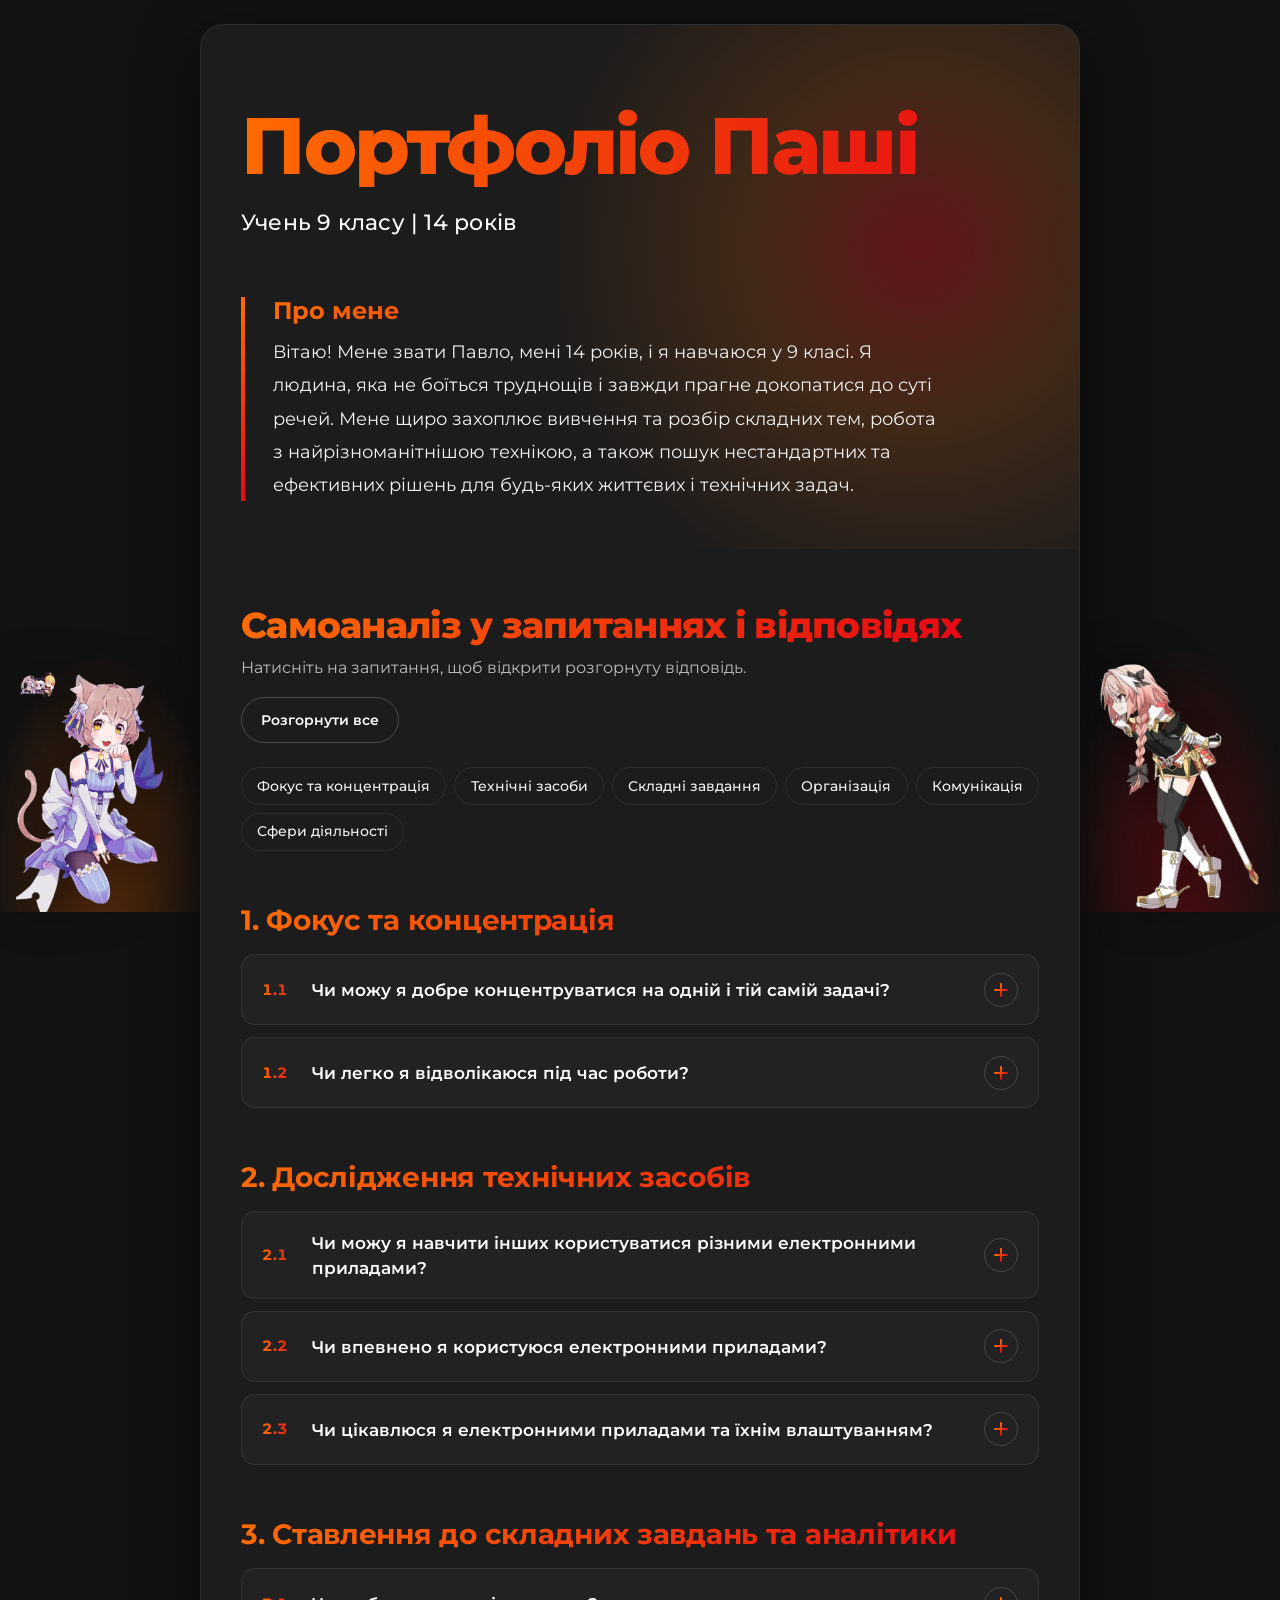
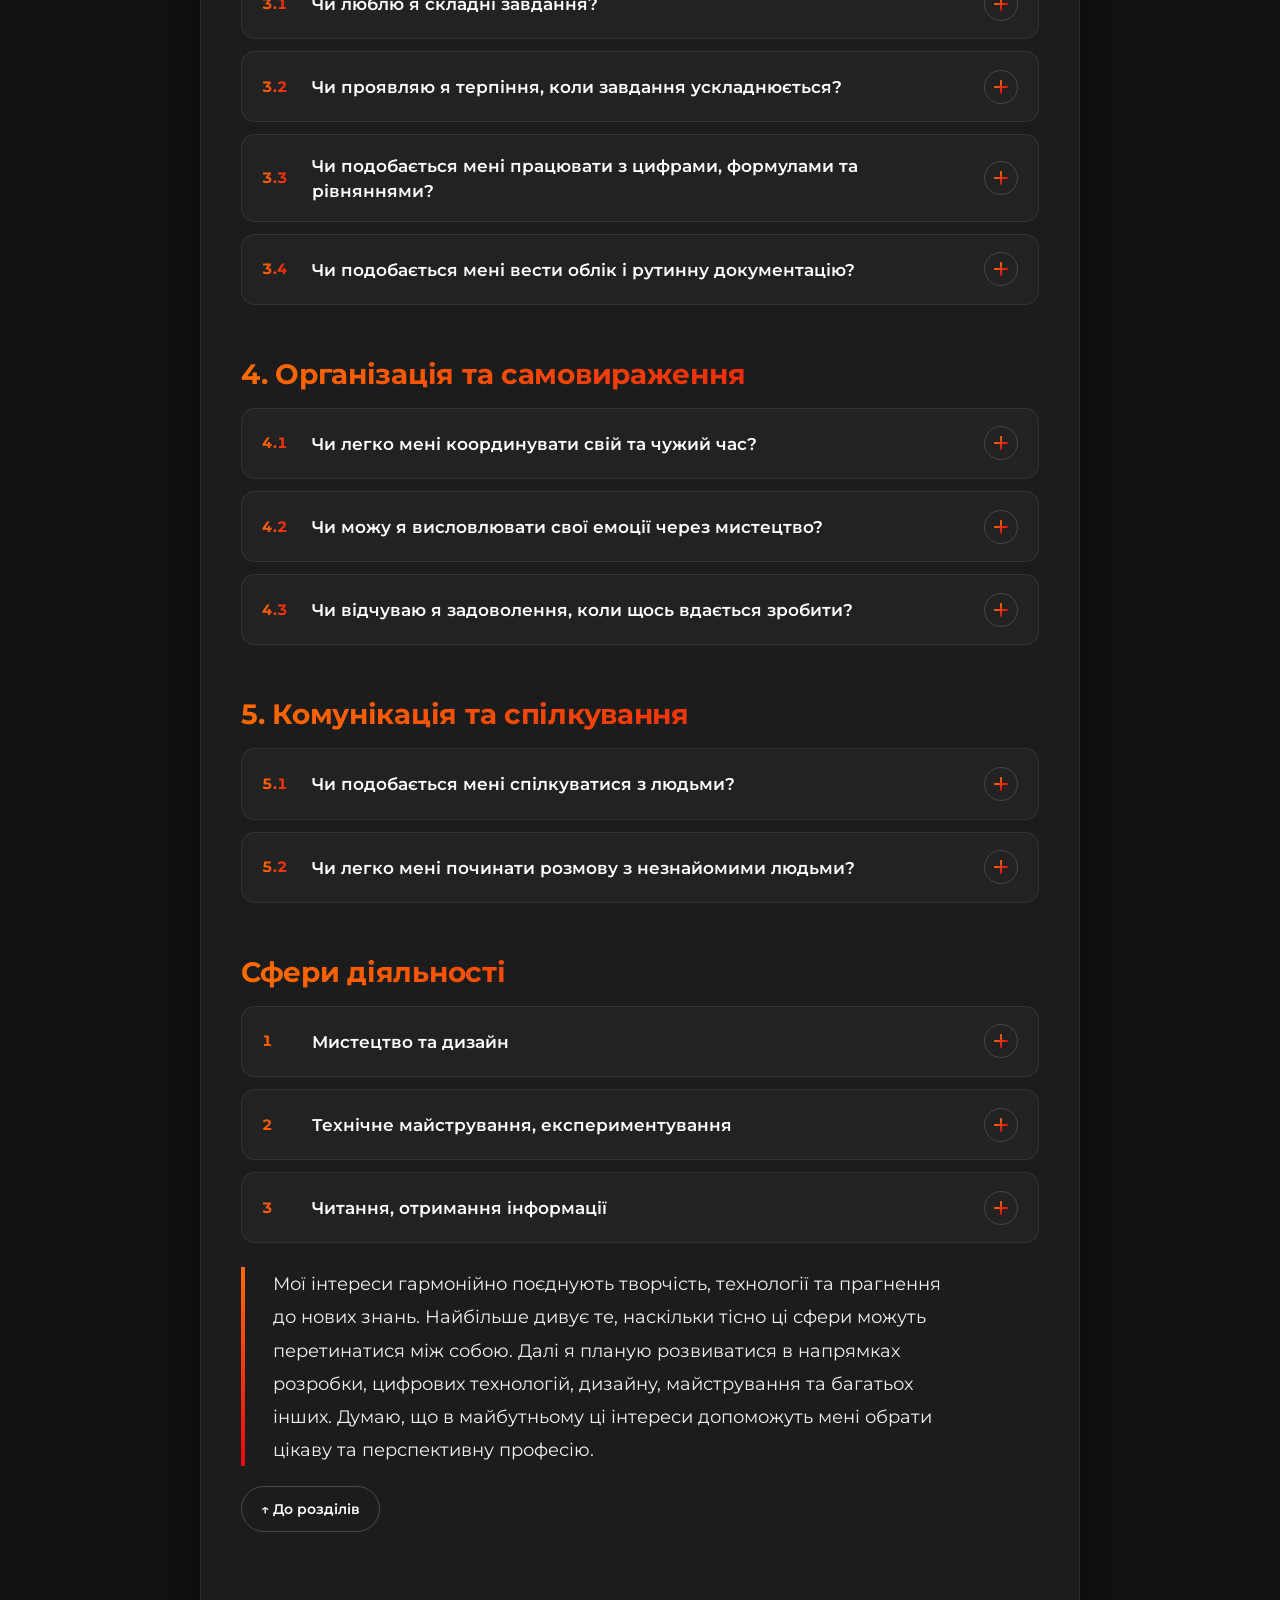
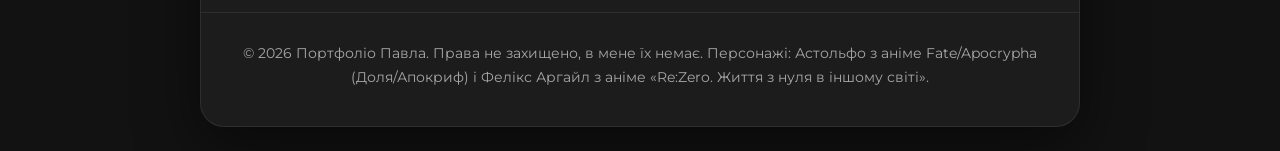
<file: index.html>
<!DOCTYPE html>
<html lang="uk">
<head>
  <meta charset="UTF-8">
  <meta name="viewport" content="width=device-width, initial-scale=1">
  <meta name="description" content="Особисте портфоліо Павла, учня 9 класу: самоаналіз у запитаннях і відповідях.">
  <meta name="theme-color" content="#121212">
  <title>Портфоліо Паші</title>

  <script>document.documentElement.classList.add('js');</script>

  <link rel="preconnect" href="https://fonts.googleapis.com">
  <link rel="preconnect" href="https://fonts.gstatic.com" crossorigin>
  <link href="https://fonts.googleapis.com/css2?family=Montserrat:wght@400;500;600;700;800&display=swap" rel="stylesheet">

  <!-- Усі стилі сторінки -->
  <link rel="stylesheet" href="style.css">
</head>

<body>

  <!-- ===================== АНІМЕ-ПЕРСОНАЖІ (фіксовані по боках екрана) =====================
       ЛІВИЙ персонаж  — файл:  img/character-left.png
       ПРАВИЙ персонаж — файл:  img/character-right.png
       Обидва файли мають лежати в папці img поруч з цим HTML-файлом.
       На екранах вужчих за 1200px (планшети, смартфони) персонажі плавно зникають,
       щоб не заважати читанню тексту.
  ======================================================================================= -->

  <!-- ЛІВИЙ персонаж: замініть файл img/character-left.png на своє зображення -->
  <aside class="character character--left" aria-hidden="true">
    <img src="img/character-left.png" alt="" onerror="this.parentNode.classList.add('is-missing')">
    <div class="character__placeholder">
      <svg viewBox="0 0 120 200" aria-hidden="true"><circle cx="60" cy="52" r="26"/><path d="M14 200 C14 132 34 106 60 106 C86 106 106 132 106 200"/></svg>
      <span>Додайте файл<br><strong>character-left.png</strong></span>
    </div>
  </aside>

  <!-- ПРАВИЙ персонаж: замініть файл img/character-right.png на своє зображення -->
  <aside class="character character--right" aria-hidden="true">
    <img src="img/character-right.png" alt="" onerror="this.parentNode.classList.add('is-missing')">
    <div class="character__placeholder">
      <svg viewBox="0 0 120 200" aria-hidden="true"><circle cx="60" cy="52" r="26"/><path d="M14 200 C14 132 34 106 60 106 C86 106 106 132 106 200"/></svg>
      <span>Додайте файл<br><strong>character-right.png</strong></span>
    </div>
  </aside>

  <!-- ===================== ЦЕНТРАЛЬНИЙ БЛОК (напівпрозорий фон) ===================== -->
  <div class="page">

  <!-- ===================== ШАПКА ===================== -->
  <header class="hero">
    <div class="container">
      <h1 class="gradient-text rise">Портфоліо Паші</h1>
      <p class="subtitle rise" style="--delay: 0.12s">Учень 9 класу | 14 років</p>

      <section class="about rise" style="--delay: 0.26s" aria-labelledby="about-title">
        <h2 id="about-title" class="gradient-text">Про мене</h2>
        <p>Вітаю! Мене звати Павло, мені 14 років, і я навчаюся у 9 класі. Я людина, яка не боїться труднощів і завжди прагне докопатися до суті речей. Мене щиро захоплює вивчення та розбір складних тем, робота з найрізноманітнішою технікою, а також пошук нестандартних та ефективних рішень для будь-яких життєвих і технічних задач.</p>
      </section>
    </div>
  </header>

  <!-- ===================== ОСНОВНИЙ БЛОК (FAQ) ===================== -->
  <main class="faq">
    <div class="container">

      <div class="faq-head">
        <div>
          <h2 class="gradient-text">Самоаналіз у запитаннях і відповідях</h2>
          <p>Натисніть на запитання, щоб відкрити розгорнуту відповідь.</p>
        </div>
        <button type="button" class="btn-ghost" id="toggleAll">Розгорнути все</button>
      </div>

      <!-- Швидкі посилання та розділи генеруються скриптом script.js
           за даними з масиву topics. Розділи (.topic) додаються одразу після цього списку. -->
      <ul class="topics" id="topics" aria-label="Розділи самоаналізу"></ul>

      <!-- Сюди скрипт додає розділ «Сфери діяльності» (після 5 груп компетентностей) -->
      <div id="spheres-root"></div>

    </div>
  </main>

  <!-- ===================== ПІДВАЛ ===================== -->
  <footer class="site-footer">
    <div class="container">
      <p>© 2026 Портфоліо Павла. Права не захищено, в мене їх немає. Персонажі: Астольфо з аніме Fate/Apocrypha (Доля/Апокриф) і Фелікс Аргайл з аніме «Re:Zero. Життя з нуля в іншому світі».</p>
    </div>
  </footer>

  </div><!-- /.page -->

  <!-- ===================== JAVASCRIPT ===================== -->
  <script src="script.js" defer></script>

</body>
</html>
</file>
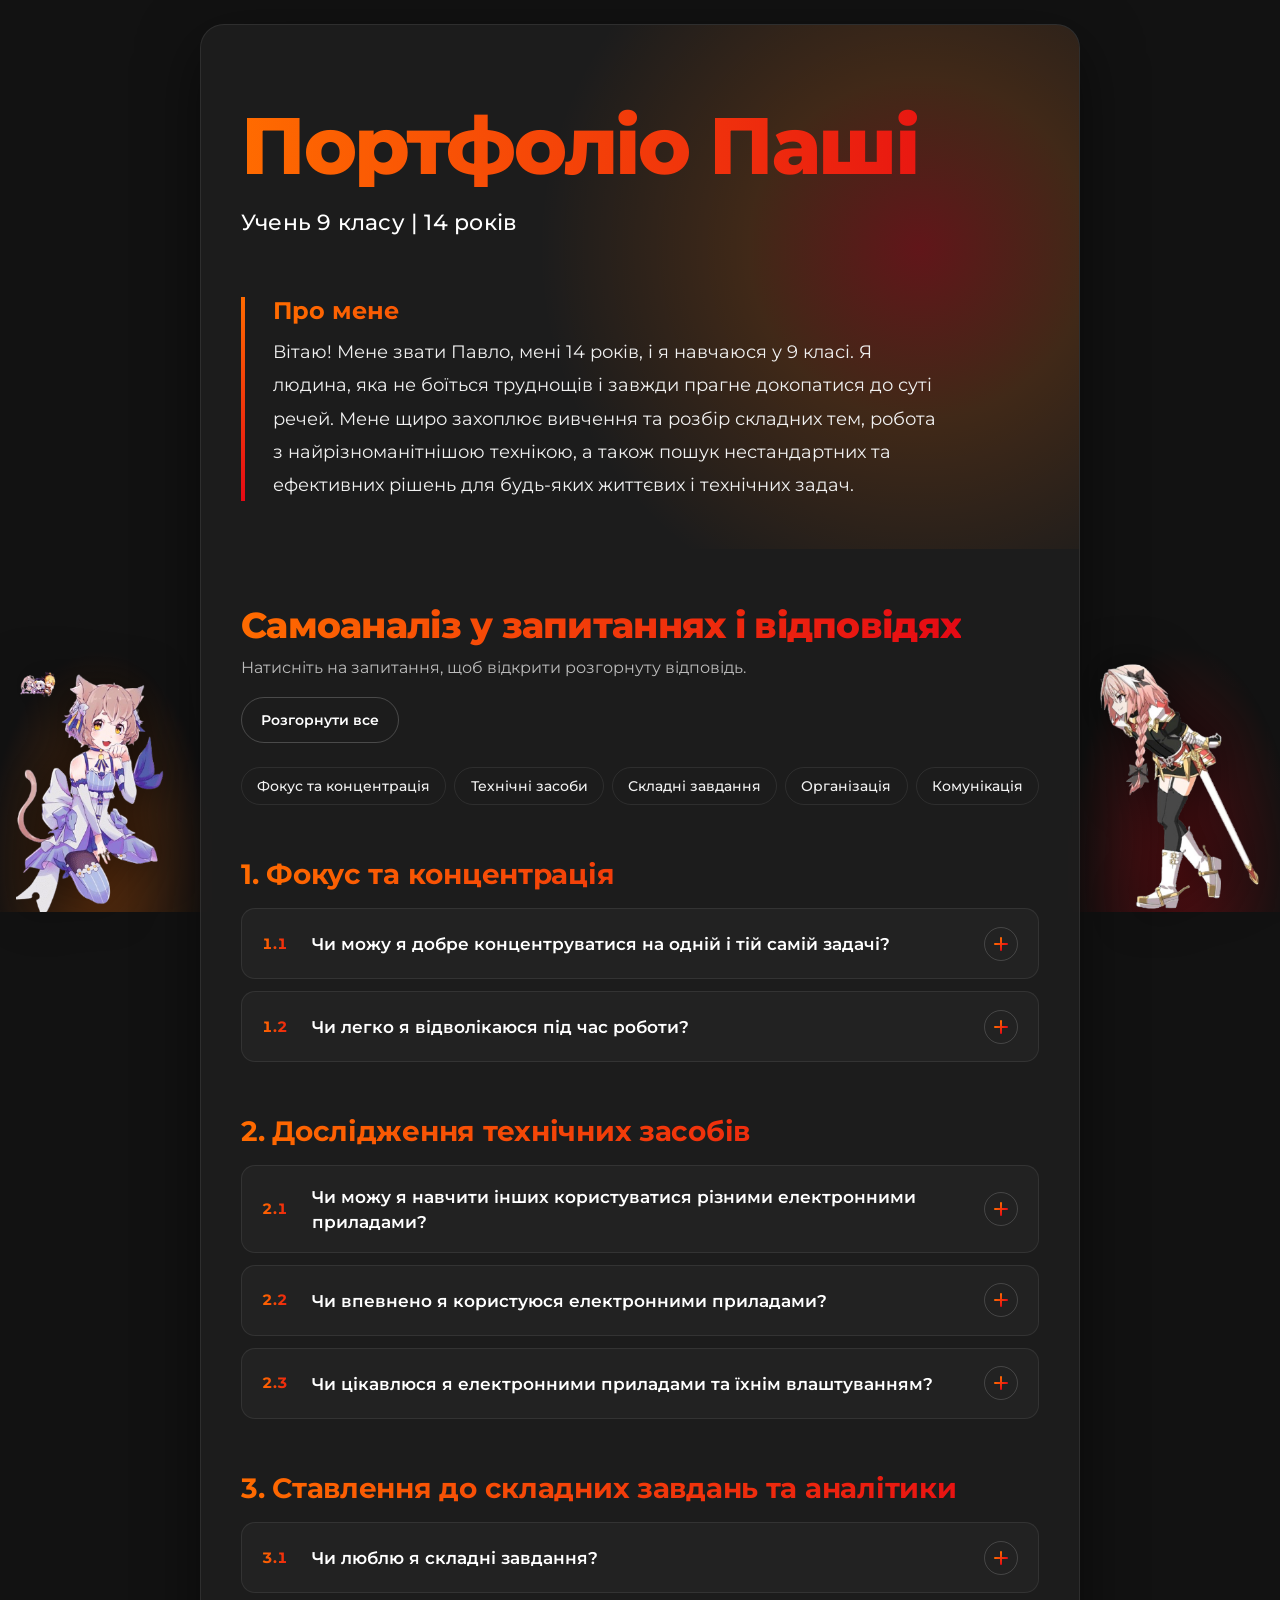
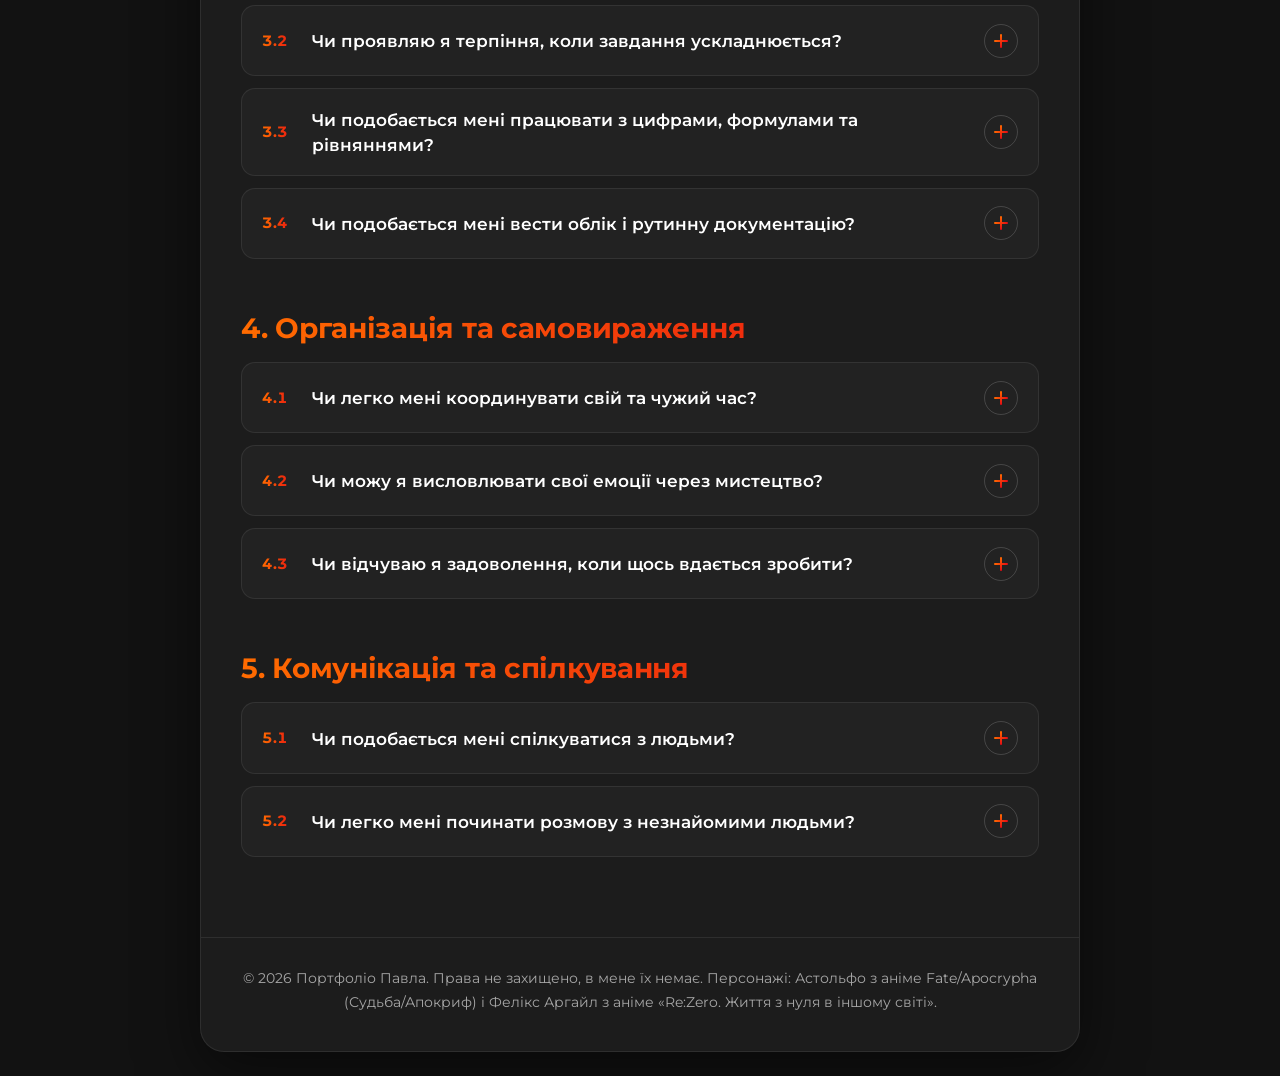
<file: version2.html>
<!DOCTYPE html>
<html lang="uk">
<head>
  <meta charset="UTF-8">
  <meta name="viewport" content="width=device-width, initial-scale=1">
  <meta name="description" content="Особисте портфоліо Павла, учня 9 класу: самоаналіз у запитаннях і відповідях.">
  <meta name="theme-color" content="#121212">
  <title>Портфоліо Паші</title>

  <script>document.documentElement.classList.add('js');</script>

  <link rel="preconnect" href="https://fonts.googleapis.com">
  <link rel="preconnect" href="https://fonts.gstatic.com" crossorigin>
  <link href="https://fonts.googleapis.com/css2?family=Montserrat:wght@400;500;600;700;800&display=swap" rel="stylesheet">

  <style>
    /* ---------- Змінні (кольори та шрифт) ---------- */
    :root {
      --bg: #121212;
      --card: #222222;
      --text: #F1F1F1;
      --white: #FFFFFF;
      --orange: #FF6B00;
      --red: #E50914;
      --gradient: linear-gradient(90deg, #FF6B00 0%, #E50914 100%);
      --gradient-vertical: linear-gradient(180deg, #FF6B00 0%, #E50914 100%);
      --line: rgba(255, 255, 255, 0.08);
      --font: "Montserrat", system-ui, -apple-system, "Segoe UI", Roboto, Arial, sans-serif;
      --ease: cubic-bezier(0.4, 0, 0.2, 1);

      /* Макет: ширина центрального блоку та розмір бічних зон для персонажів */
      --content-w: 880px;                                   /* ширина центрального блоку */
      --panel-bg: rgba(30, 30, 30, 0.9);                    /* напівпрозорий темно-сірий фон блоку */
      --zone: calc((100vw - var(--content-w)) / 2);         /* вільне місце збоку від блоку */
      --side-w: min(calc(var(--zone) - 2rem), 420px);       /* максимальна ширина персонажа */
    }

    /* ---------- Базові стилі ---------- */
    *, *::before, *::after { box-sizing: border-box; }

    html {
      background: var(--bg);
      color-scheme: dark;
      scroll-behavior: smooth;
      -webkit-text-size-adjust: 100%;
    }

    body {
      margin: 0;
      background: var(--bg);
      color: var(--text);
      font-family: var(--font);
      font-size: 1rem;
      line-height: 1.7;
      -webkit-font-smoothing: antialiased;
    }

    /* Внутрішні відступи центрального блоку */
    .container {
      width: 100%;
      margin: 0 auto;
      padding: 0 clamp(1.25rem, 4vw, 2.5rem);
    }

    /* Градієнтний текст (запасний колір — оранжевий) */
    .gradient-text {
      color: var(--orange);
      background: var(--gradient);
      -webkit-background-clip: text;
      background-clip: text;
      -webkit-text-fill-color: transparent;
    }

    :focus-visible {
      outline: 2px solid var(--orange);
      outline-offset: 3px;
    }

    /* ---------- Центральний блок (напівпрозорий темно-сірий фон) ---------- */
    .page {
      position: relative;
      z-index: 1;                                   /* завжди над персонажами */
      width: min(100% - 2rem, var(--content-w));
      margin: 1.5rem auto;
      overflow: hidden;
      background: var(--panel-bg);                  /* rgba(30, 30, 30, 0.9) */
      -webkit-backdrop-filter: blur(8px);
      backdrop-filter: blur(8px);
      border: 1px solid rgba(255, 255, 255, 0.08);
      border-radius: 24px;
      box-shadow: 0 20px 60px rgba(0, 0, 0, 0.5);
    }

    /* ---------- Аніме-персонажі по боках екрана ---------- */
    .character {
      position: fixed;                              /* не рухаються при скролі */
      bottom: -12px;                                /* притиснуті до нижнього краю екрана */
      z-index: 0;
      width: var(--side-w);
      pointer-events: none;                         /* не заважають кліками */
      user-select: none;

      /* За замовчуванням (мобільні / вузькі екрани) — сховані */
      opacity: 0;
      visibility: hidden;
      transition: opacity 0.6s var(--ease), transform 0.6s var(--ease), visibility 0s linear 0.6s;
    }

    /* Розташування в центрі бічної зони */
    .character--left {
      left: calc(var(--zone) / 2 - var(--side-w) / 2);
      transform: translateX(-60px);                 /* «в'їжджає» зліва при появі */
    }
    .character--right {
      right: calc(var(--zone) / 2 - var(--side-w) / 2);
      transform: translateX(60px);                  /* «в'їжджає» справа при появі */
    }

    /* Кольорове сяйво за персонажем: зліва оранжеве, справа червоне */
    .character::before {
      content: "";
      position: absolute;
      inset: -15% -25% 0;
      z-index: -1;
      pointer-events: none;
    }
    .character--left::before {
      background: radial-gradient(ellipse at 50% 85%, rgba(255, 107, 0, 0.32) 0%, rgba(255, 107, 0, 0) 65%);
    }
    .character--right::before {
      background: radial-gradient(ellipse at 50% 85%, rgba(229, 9, 20, 0.32) 0%, rgba(229, 9, 20, 0) 65%);
    }

    .character img {
      display: block;
      width: 100%;
      height: auto;
      max-height: 82vh;
      object-fit: contain;
      object-position: center bottom;
      filter: drop-shadow(0 0 22px rgba(0, 0, 0, 0.55));
      animation: float 7s ease-in-out infinite;
    }
    .character--right img { animation-delay: -3.5s; }

    /* Дуже легке «дихання» персонажів (нижній край завжди за межами екрана) */
    @keyframes float {
      0%, 100% { transform: translateY(0); }
      50%      { transform: translateY(-8px); }
    }

    /* Заглушка, якщо файл зображення не знайдено */
    .character__placeholder {
      display: none;
      flex-direction: column;
      align-items: center;
      justify-content: center;
      gap: 0.75rem;
      width: 100%;
      height: min(58vh, 460px);
      padding: 1rem;
      border: 2px dashed rgba(255, 107, 0, 0.55);
      border-radius: 18px;
      background: rgba(34, 34, 34, 0.6);
      color: rgba(241, 241, 241, 0.75);
      font-size: 0.8rem;
      font-weight: 500;
      line-height: 1.4;
      text-align: center;
    }
    .character__placeholder svg {
      width: 45%;
      height: auto;
      fill: none;
      stroke: var(--orange);
      stroke-width: 3;
      stroke-linecap: round;
      stroke-linejoin: round;
      opacity: 0.85;
    }
    .character__placeholder strong { color: var(--white); word-break: break-all; }
    .character.is-missing img { display: none; }
    .character.is-missing .character__placeholder { display: flex; }

    /* Показуємо персонажів лише на достатньо широких екранах (від 1200px).
       Щоб змінити поріг, поміняйте число 1200px тут. Нижче — плавно зникають. */
    @media (min-width: 1200px) {
      .character {
        opacity: 1;
        visibility: visible;
        transform: none;
        transition: opacity 0.6s var(--ease), transform 0.6s var(--ease), visibility 0s;
      }
    }

    /* ---------- Шапка (Hero) ---------- */
    .hero {
      position: relative;
      overflow: hidden;
      padding: clamp(2.75rem, 8vw, 5rem) 0 clamp(2rem, 5vw, 3rem);
    }

    /* Єдина декоративна «пляма жару» у кутку */
    .hero::before {
      content: "";
      position: absolute;
      top: -30%;
      right: -25%;
      width: min(85vw, 760px);
      aspect-ratio: 1;
      background: radial-gradient(circle closest-side at 50% 50%,
        rgba(229, 9, 20, 0.34) 0%,
        rgba(255, 107, 0, 0.16) 45%,
        rgba(18, 18, 18, 0) 100%);
      pointer-events: none;
    }

    .hero .container { position: relative; }

    .hero h1 {
      margin: 0;
      font-size: clamp(2.5rem, 9vw, 5rem);
      font-weight: 800;
      line-height: 1.02;
      letter-spacing: -0.03em;
    }

    .hero .subtitle {
      margin: 1.1rem 0 0;
      font-size: clamp(1.05rem, 2.6vw, 1.35rem);
      font-weight: 500;
      color: var(--white);
      letter-spacing: 0.01em;
    }

    .about {
      margin-top: clamp(2.25rem, 6vw, 3.5rem);
      padding-left: clamp(1.1rem, 3vw, 1.75rem);
      border-left: 4px solid transparent;
      border-image: var(--gradient-vertical) 1;
      max-width: 700px;
    }

    .about h2 {
      margin: 0 0 0.6rem;
      font-size: 1.5rem;
      font-weight: 700;
      line-height: 1.2;
    }

    .about p {
      margin: 0;
      font-size: clamp(1rem, 2.3vw, 1.15rem);
      line-height: 1.8;
      color: var(--text);
    }

    /* Єдиний анімований момент: поява шапки при завантаженні */
    @keyframes rise {
      from { opacity: 0; transform: translateY(18px); }
      to   { opacity: 1; transform: none; }
    }
    .hero .rise {
      animation: rise 0.85s cubic-bezier(0.2, 0.7, 0.2, 1) both;
      animation-delay: var(--delay, 0s);
    }

    /* ---------- Основний блок (FAQ) ---------- */
    .faq {
      padding: clamp(2rem, 6vw, 3.5rem) 0 clamp(3rem, 8vw, 5rem);
    }

    .faq-head {
      display: flex;
      flex-wrap: wrap;
      align-items: flex-end;
      justify-content: space-between;
      gap: 1rem 1.5rem;
      margin-bottom: 1.5rem;
    }

    .faq-head h2 {
      margin: 0;
      font-size: clamp(1.6rem, 4.5vw, 2.25rem);
      font-weight: 800;
      line-height: 1.15;
      letter-spacing: -0.02em;
    }

    .faq-head p {
      margin: 0.5rem 0 0;
      color: rgba(241, 241, 241, 0.75);
      max-width: 46ch;
    }

    .btn-ghost {
      font: inherit;
      font-size: 0.9rem;
      font-weight: 600;
      color: var(--white);
      background: transparent;
      border: 1px solid rgba(255, 255, 255, 0.2);
      border-radius: 999px;
      padding: 0.6rem 1.2rem;
      cursor: pointer;
      transition: border-color 0.25s var(--ease), box-shadow 0.25s var(--ease), background-color 0.25s var(--ease);
    }
    .btn-ghost:hover {
      border-color: var(--orange);
      box-shadow: 0 0 18px rgba(255, 107, 0, 0.25);
    }

    /* Швидкі посилання на розділи */
    .topics {
      display: flex;
      flex-wrap: wrap;
      gap: 0.5rem;
      margin: 0 0 0.5rem;
      padding: 0;
      list-style: none;
    }
    .topics a {
      display: inline-block;
      padding: 0.4rem 0.95rem;
      font-size: 0.85rem;
      font-weight: 500;
      color: var(--text);
      text-decoration: none;
      border: 1px solid var(--line);
      border-radius: 999px;
      transition: border-color 0.25s var(--ease), color 0.25s var(--ease);
    }
    .topics a:hover {
      color: var(--white);
      border-color: rgba(255, 107, 0, 0.7);
    }

    .topic {
      margin-top: clamp(2.25rem, 6vw, 3.25rem);
      scroll-margin-top: 1.5rem;
    }

    .topic h3 {
      margin: 0 0 1rem;
      font-size: clamp(1.3rem, 3.6vw, 1.75rem);
      font-weight: 700;
      line-height: 1.25;
      letter-spacing: -0.01em;
    }

    .faq-list {
      display: flex;
      flex-direction: column;
      gap: 0.75rem;
    }

    /* ---------- Аккордеон ---------- */
    .faq-item {
      position: relative;
      overflow: hidden;
      background: var(--card);
      border: 1px solid var(--line);
      border-radius: 14px;
      transition: border-color 0.3s var(--ease), box-shadow 0.3s var(--ease);
    }

    .faq-item:hover {
      border-color: rgba(255, 107, 0, 0.6);
      box-shadow: 0 0 0 1px rgba(229, 9, 20, 0.2), 0 10px 32px -10px rgba(229, 9, 20, 0.45);
    }

    /* Кольорова смужка зліва з'являється, коли відповідь відкрито */
    .faq-item::before {
      content: "";
      position: absolute;
      left: 0;
      top: 0;
      bottom: 0;
      width: 4px;
      background: var(--gradient-vertical);
      transform: scaleY(0);
      transform-origin: top;
      transition: transform 0.45s var(--ease);
    }
    .faq-item.is-open::before { transform: scaleY(1); }
    .faq-item.is-open { border-color: rgba(229, 9, 20, 0.5); }

    .faq-heading {
      margin: 0;
      font-size: inherit;
      font-weight: inherit;
    }

    .faq-question {
      display: flex;
      align-items: center;
      gap: 0.9rem;
      width: 100%;
      margin: 0;
      padding: 1.1rem 1.25rem;
      font: inherit;
      font-size: clamp(0.98rem, 2.4vw, 1.08rem);
      font-weight: 600;
      line-height: 1.45;
      text-align: left;
      color: var(--white);
      background: transparent;
      border: 0;
      cursor: pointer;
    }
    .faq-question:focus-visible { outline-offset: -3px; border-radius: 14px; }

    .faq-num {
      flex: none;
      min-width: 2.2rem;
      font-size: 0.95rem;
      font-weight: 700;
      font-variant-numeric: tabular-nums;
      color: var(--orange);
      background: var(--gradient);
      -webkit-background-clip: text;
      background-clip: text;
      -webkit-text-fill-color: transparent;
    }

    .faq-text { flex: 1; }

    /* Іконка «+», що перетворюється на «×» */
    .faq-icon {
      position: relative;
      flex: none;
      width: 34px;
      height: 34px;
      border-radius: 50%;
      border: 1px solid rgba(255, 255, 255, 0.16);
      transition: transform 0.4s var(--ease), border-color 0.3s var(--ease);
    }
    .faq-icon::before,
    .faq-icon::after {
      content: "";
      position: absolute;
      left: 50%;
      top: 50%;
      width: 14px;
      height: 2px;
      border-radius: 2px;
      background: var(--gradient);
    }
    .faq-icon::before { transform: translate(-50%, -50%); }
    .faq-icon::after  { transform: translate(-50%, -50%) rotate(90deg); }

    .faq-item:hover .faq-icon { border-color: rgba(255, 107, 0, 0.7); }
    .faq-item.is-open .faq-icon {
      transform: rotate(135deg);
      border-color: var(--red);
    }

    /* Панель з відповіддю: висота анімується через JavaScript */
    .js .faq-answer {
      height: 0;
      overflow: hidden;
      visibility: hidden;
      transition: height 0.45s var(--ease), visibility 0s linear 0.45s;
    }
    .js .faq-item.is-open .faq-answer {
      visibility: visible;
      transition: height 0.45s var(--ease), visibility 0s;
    }

    .faq-answer-inner {
      margin: 0 1.25rem;
      padding: 1.15rem 0 1.5rem;
      border-top: 1px solid var(--line);
    }

    .answer-tag {
      display: inline-block;
      margin-bottom: 0.9rem;
      padding: 0.2rem 0.8rem;
      font-size: 0.8rem;
      font-weight: 600;
      color: var(--white);
      border: 1px solid transparent;
      border-radius: 999px;
      background:
        linear-gradient(var(--card), var(--card)) padding-box,
        var(--gradient) border-box;
    }

    .faq-answer p {
      margin: 0 0 0.9rem;
      max-width: 68ch;
      color: rgba(241, 241, 241, 0.82);
    }
    .faq-answer p:last-child { margin-bottom: 0; }
    .faq-answer p.lead {
      color: var(--white);
      font-weight: 500;
    }

    /* ---------- Підвал ---------- */
    .site-footer {
      padding: 1.75rem 0 2.25rem;
      border-top: 1px solid var(--line);
      text-align: center;
      font-size: 0.9rem;
      color: rgba(241, 241, 241, 0.65);
    }
    .site-footer p { margin: 0; }

    /* ---------- Адаптивність ---------- */
    @media (max-width: 560px) {
      .page { width: calc(100% - 1.5rem); margin: 0.75rem auto; border-radius: 18px; }
      .faq-question { padding: 1rem; gap: 0.7rem; }
      .faq-answer-inner { margin: 0 1rem; }
      .faq-icon { width: 30px; height: 30px; }
      .faq-num { min-width: 1.9rem; }
      .btn-ghost { width: 100%; }
    }

    /* Повага до налаштування «зменшити рух» */
    @media (prefers-reduced-motion: reduce) {
      html { scroll-behavior: auto; }
      *, *::before, *::after {
        animation: none !important;
        transition: none !important;
      }
    }
  </style>
</head>

<body>

  <!-- ===================== АНІМЕ-ПЕРСОНАЖІ (фіксовані по боках екрана) =====================
       ЛІВИЙ персонаж  — файл:  character-left.png
       ПРАВИЙ персонаж — файл:  character-right.png
       Обидва файли мають лежати в одній папці з цим HTML-файлом.
       На екранах вужчих за 1200px (планшети, смартфони) персонажі плавно зникають,
       щоб не заважати читанню тексту.
  ======================================================================================= -->

  <!-- ЛІВИЙ персонаж: замініть файл character-left.png на своє зображення -->
  <aside class="character character--left" aria-hidden="true">
    <img src="character-left.png" alt="" onerror="this.parentNode.classList.add('is-missing')">
    <div class="character__placeholder">
      <svg viewBox="0 0 120 200" aria-hidden="true"><circle cx="60" cy="52" r="26"/><path d="M14 200 C14 132 34 106 60 106 C86 106 106 132 106 200"/></svg>
      <span>Додайте файл<br><strong>character-left.png</strong></span>
    </div>
  </aside>

  <!-- ПРАВИЙ персонаж: замініть файл character-right.png на своє зображення -->
  <aside class="character character--right" aria-hidden="true">
    <img src="character-right.png" alt="" onerror="this.parentNode.classList.add('is-missing')">
    <div class="character__placeholder">
      <svg viewBox="0 0 120 200" aria-hidden="true"><circle cx="60" cy="52" r="26"/><path d="M14 200 C14 132 34 106 60 106 C86 106 106 132 106 200"/></svg>
      <span>Додайте файл<br><strong>character-right.png</strong></span>
    </div>
  </aside>

  <!-- ===================== ЦЕНТРАЛЬНИЙ БЛОК (напівпрозорий фон) ===================== -->
  <div class="page">

  <!-- ===================== ШАПКА ===================== -->
  <header class="hero">
    <div class="container">
      <h1 class="gradient-text rise">Портфоліо Паші</h1>
      <p class="subtitle rise" style="--delay: 0.12s">Учень 9 класу | 14 років</p>

      <section class="about rise" style="--delay: 0.26s" aria-labelledby="about-title">
        <h2 id="about-title" class="gradient-text">Про мене</h2>
        <p>Вітаю! Мене звати Павло, мені 14 років, і я навчаюся у 9 класі. Я людина, яка не боїться труднощів і завжди прагне докопатися до суті речей. Мене щиро захоплює вивчення та розбір складних тем, робота з найрізноманітнішою технікою, а також пошук нестандартних та ефективних рішень для будь-яких життєвих і технічних задач.</p>
      </section>
    </div>
  </header>

  <!-- ===================== ОСНОВНИЙ БЛОК (FAQ) ===================== -->
  <main class="faq">
    <div class="container">

      <div class="faq-head">
        <div>
          <h2 class="gradient-text">Самоаналіз у запитаннях і відповідях</h2>
          <p>Натисніть на запитання, щоб відкрити розгорнуту відповідь.</p>
        </div>
        <button type="button" class="btn-ghost" id="toggleAll">Розгорнути все</button>
      </div>

      <ul class="topics" aria-label="Розділи самоаналізу">
        <li><a href="#focus">Фокус та концентрація</a></li>
        <li><a href="#tech">Технічні засоби</a></li>
        <li><a href="#hard">Складні завдання</a></li>
        <li><a href="#org">Організація</a></li>
        <li><a href="#talk">Комунікація</a></li>
      </ul>

      <!-- ---------- Розділ 1 ---------- -->
      <section class="topic" id="focus">
        <h3 class="gradient-text">1. Фокус та концентрація</h3>
        <div class="faq-list">

          <div class="faq-item">
            <h4 class="faq-heading">
              <button type="button" class="faq-question" id="q1-1" aria-expanded="false" aria-controls="a1-1">
                <span class="faq-num">1.1</span>
                <span class="faq-text">Чи можу я добре концентруватися на одній і тій самій задачі?</span>
                <span class="faq-icon" aria-hidden="true"></span>
              </button>
            </h4>
            <div class="faq-answer" id="a1-1" role="region" aria-labelledby="q1-1">
              <div class="faq-answer-inner">
                <span class="answer-tag">Так</span>
                <p class="lead">Так, я володію високим рівнем фокусу. Коли я занурююся у процес виконання конкретного завдання, для мене перестають існувати зовнішні подразники. Я здатен тривалий час утримувати увагу на одній цілі, ретельно опрацьовуючи кожну деталь, поки не досягну бажаного результату.</p>
                <p>Шум навколо, сторонні розмови чи повідомлення на екрані відходять на другий план, коли я по-справжньому зайнятий справою. Я вважаю, що така якість — це не просто зручна риса характеру, а справжній робочий інструмент. Коли людина не розпорошується, вона помічає дрібниці, які інші пропускають, і краще розуміє, чому щось працює саме так, а не інакше. Саме тому складні задачі, які потребують часу й уважності, я намагаюся доводити до кінця, а не залишаю на півдорозі.</p>
              </div>
            </div>
          </div>

          <div class="faq-item">
            <h4 class="faq-heading">
              <button type="button" class="faq-question" id="q1-2" aria-expanded="false" aria-controls="a1-2">
                <span class="faq-num">1.2</span>
                <span class="faq-text">Чи легко я відволікаюся під час роботи?</span>
                <span class="faq-icon" aria-hidden="true"></span>
              </button>
            </h4>
            <div class="faq-answer" id="a1-2" role="region" aria-labelledby="q1-2">
              <div class="faq-answer-inner">
                <span class="answer-tag">Залежить від ситуації</span>
                <p class="lead">Моя здатність переключати увагу залежить від ситуації та доцільності. Якщо виникає термінова потреба або важлива паралельна задача, я можу швидко та гнучко відволіктися від поточного процесу. Проте, якщо такої потреби немає, я залишаюся максимально зануреним у роботу і не розпорошую свій ресурс на другорядні речі.</p>
                <p>Тому чесна відповідь така: я не відволікаюся «просто так», але й не є людиною, яку неможливо зупинити. Мені важливо самому вирішувати, коли саме варто переключитися. Я розумію, що увага — це обмежений ресурс, схожий на заряд акумулятора, і намагаюся витрачати його на те, що дійсно має значення в цей момент, а не на випадкові дрібниці.</p>
              </div>
            </div>
          </div>

        </div>
      </section>

      <!-- ---------- Розділ 2 ---------- -->
      <section class="topic" id="tech">
        <h3 class="gradient-text">2. Дослідження технічних засобів</h3>
        <div class="faq-list">

          <div class="faq-item">
            <h4 class="faq-heading">
              <button type="button" class="faq-question" id="q2-1" aria-expanded="false" aria-controls="a2-1">
                <span class="faq-num">2.1</span>
                <span class="faq-text">Чи можу я навчити інших користуватися різними електронними приладами?</span>
                <span class="faq-icon" aria-hidden="true"></span>
              </button>
            </h4>
            <div class="faq-answer" id="a2-1" role="region" aria-labelledby="q2-1">
              <div class="faq-answer-inner">
                <span class="answer-tag">Так</span>
                <p class="lead">Так, абсолютно. Завдяки тому, що я сам легко розбираюся в логіці роботи сучасних пристроїв, мені вдається пояснювати складні технічні речі іншим людям простою та зрозумілою мовою, виступаючи в ролі терплячого наставника.</p>
                <p>Я розумію, що для когось налаштування телефона, комп'ютера чи іншого гаджета може здаватися справжнім лабіринтом. Тому я не поспішаю: розбиваю процес на невеликі зрозумілі кроки, пояснюю, навіщо потрібна кожна дія, і даю людині можливість спробувати самій. На мою думку, добре пояснення — це коли людина не просто повторила за мною натискання кнопок, а зрозуміла сам принцип і наступного разу впорається без допомоги.</p>
              </div>
            </div>
          </div>

          <div class="faq-item">
            <h4 class="faq-heading">
              <button type="button" class="faq-question" id="q2-2" aria-expanded="false" aria-controls="a2-2">
                <span class="faq-num">2.2</span>
                <span class="faq-text">Чи впевнено я користуюся електронними приладами?</span>
                <span class="faq-icon" aria-hidden="true"></span>
              </button>
            </h4>
            <div class="faq-answer" id="a2-2" role="region" aria-labelledby="q2-2">
              <div class="faq-answer-inner">
                <span class="answer-tag">Так</span>
                <p class="lead">Так, я почуваюся вкрай впевнено у світі цифрових та електронних технологій. Швидко освоюю новий функціонал, інтуїтивно розумію інтерфейси та логіку функціонування найрізноманітніших гаджетів і систем.</p>
                <p>Коли мені потрапляє до рук незнайомий пристрій, я не гублюся перед новим інтерфейсом: уважно вивчаю меню, налаштування та можливості й поступово складаю в голові цілісну картину. Така впевненість з'являється з досвіду та цікавості. Чим більше різних приладів бачиш, тим більше спільних закономірностей помічаєш між ними, і кожен наступний пристрій опановувати стає легше, ніж попередній.</p>
              </div>
            </div>
          </div>

          <div class="faq-item">
            <h4 class="faq-heading">
              <button type="button" class="faq-question" id="q2-3" aria-expanded="false" aria-controls="a2-3">
                <span class="faq-num">2.3</span>
                <span class="faq-text">Чи цікавлюся я електронними приладами та їхнім влаштуванням?</span>
                <span class="faq-icon" aria-hidden="true"></span>
              </button>
            </h4>
            <div class="faq-answer" id="a2-3" role="region" aria-labelledby="q2-3">
              <div class="faq-answer-inner">
                <span class="answer-tag">Так, з обережністю</span>
                <p class="lead">Мені справді цікаво вивчати принцип роботи техніки, стежити за новинками та розуміти, як усе влаштовано зсередини. Що стосується практичного ремонту, я підходжу до цього виважено: беруся за це лише тоді, коли це абсолютно безпечно та не несе за собою серйозних фінансових чи фізичних ризиків.</p>
                <p>Для мене цікавість і обережність не суперечать одна одній. Електроніка може бути небезпечною — від ураження струмом до втрати дорогого пристрою через одну необережну дію, — тому я вважаю розумним спершу оцінити ризики, а вже потім братися до справи. Якщо ж ситуація складна чи небезпечна, я краще залишу її фахівцям, а сам із інтересом дізнаюся, як це працює і що саме вони роблять.</p>
              </div>
            </div>
          </div>

        </div>
      </section>

      <!-- ---------- Розділ 3 ---------- -->
      <section class="topic" id="hard">
        <h3 class="gradient-text">3. Ставлення до складних завдань та аналітики</h3>
        <div class="faq-list">

          <div class="faq-item">
            <h4 class="faq-heading">
              <button type="button" class="faq-question" id="q3-1" aria-expanded="false" aria-controls="a3-1">
                <span class="faq-num">3.1</span>
                <span class="faq-text">Чи люблю я складні завдання?</span>
                <span class="faq-icon" aria-hidden="true"></span>
              </button>
            </h4>
            <div class="faq-answer" id="a3-1" role="region" aria-labelledby="q3-1">
              <div class="faq-answer-inner">
                <span class="answer-tag">Так</span>
                <p class="lead">Так, прості задачі швидко викликають скуку, тоді як виклики з підвищеною складністю стимулюють мислення та викликають справжній азарт. Мені подобається шукати виходи з нестандартних ситуацій.</p>
                <p>Коли рішення лежить на поверхні, у процесі немає нічого цікавого — його просто виконуєш за звичкою. А ось коли доводиться думати, пробувати різні підходи, помилятися й починати спочатку, тоді й з'являється відчуття, що ти справді розвиваєшся. Саме нестандартні задачі змушують дивитися на проблему під іншим кутом і знаходити рішення, яких на перший погляд не видно.</p>
              </div>
            </div>
          </div>

          <div class="faq-item">
            <h4 class="faq-heading">
              <button type="button" class="faq-question" id="q3-2" aria-expanded="false" aria-controls="a3-2">
                <span class="faq-num">3.2</span>
                <span class="faq-text">Чи проявляю я терпіння, коли завдання ускладнюється?</span>
                <span class="faq-icon" aria-hidden="true"></span>
              </button>
            </h4>
            <div class="faq-answer" id="a3-2" role="region" aria-labelledby="q3-2">
              <div class="faq-answer-inner">
                <span class="answer-tag">Так</span>
                <p class="lead">Так, труднощі мене не лякають, а навпаки — мотивують. Якщо процес стає складнішим, мій інтерес до справи лише зростає, і я з ще більшим азартом намагаюся докопатися до істини та вирішити проблему.</p>
                <p>Я не сприймаю перешкоди як привід здатися — скоріше, як сигнал, що попереду є щось варте уваги. Терпіння для мене означає готовність спокійно перевіряти одну версію за іншою, аналізувати, чому не вийшло, і пробувати знову, не втрачаючи самовладання. Я переконаний, що майже кожну проблему можна розв'язати, якщо не зупинятися на першій невдачі.</p>
              </div>
            </div>
          </div>

          <div class="faq-item">
            <h4 class="faq-heading">
              <button type="button" class="faq-question" id="q3-3" aria-expanded="false" aria-controls="a3-3">
                <span class="faq-num">3.3</span>
                <span class="faq-text">Чи подобається мені працювати з цифрами, формулами та рівняннями?</span>
                <span class="faq-icon" aria-hidden="true"></span>
              </button>
            </h4>
            <div class="faq-answer" id="a3-3" role="region" aria-labelledby="q3-3">
              <div class="faq-answer-inner">
                <span class="answer-tag">Частково</span>
                <p class="lead">Частково. Залежно від контексту та конкретної задачі, я можу працювати з математичними обчисленнями та формулами, особливо коли це необхідно для розв'язання практичної технічної проблеми.</p>
                <p>Не можу сказати, що цифри й рівняння — моє головне захоплення саме по собі. Але коли за формулою стоїть зрозуміла мета, наприклад розрахунок чи перевірка технічного рішення, вона одразу набуває сенсу, і працювати з нею стає цікаво. Для мене математика — це насамперед інструмент, який допомагає отримати результат, а не самоціль.</p>
              </div>
            </div>
          </div>

          <div class="faq-item">
            <h4 class="faq-heading">
              <button type="button" class="faq-question" id="q3-4" aria-expanded="false" aria-controls="a3-4">
                <span class="faq-num">3.4</span>
                <span class="faq-text">Чи подобається мені вести облік і рутинну документацію?</span>
                <span class="faq-icon" aria-hidden="true"></span>
              </button>
            </h4>
            <div class="faq-answer" id="a3-4" role="region" aria-labelledby="q3-4">
              <div class="faq-answer-inner">
                <span class="answer-tag">Ні</span>
                <p class="lead">Ні, монотонне ведення обліку та систематична паперова чи таблична рутина — це не те, що приносить мені задоволення. Я більше схильний до динамічної та творчої технічної діяльності.</p>
                <p>Одноманітне заповнення таблиць, журналів чи звітів швидко втомлює мене, бо в такій роботі мало простору для пошуку та експерименту. Я розумію, що облік і документація важливі й без них неможливо організувати серйозну справу, тому за потреби виконую це відповідально. Проте справжній інтерес виникає в мене там, де є задача, яка потребує думки, змін і живого результату.</p>
              </div>
            </div>
          </div>

        </div>
      </section>

      <!-- ---------- Розділ 4 ---------- -->
      <section class="topic" id="org">
        <h3 class="gradient-text">4. Організація та самовираження</h3>
        <div class="faq-list">

          <div class="faq-item">
            <h4 class="faq-heading">
              <button type="button" class="faq-question" id="q4-1" aria-expanded="false" aria-controls="a4-1">
                <span class="faq-num">4.1</span>
                <span class="faq-text">Чи легко мені координувати свій та чужий час?</span>
                <span class="faq-icon" aria-hidden="true"></span>
              </button>
            </h4>
            <div class="faq-answer" id="a4-1" role="region" aria-labelledby="q4-1">
              <div class="faq-answer-inner">
                <span class="answer-tag">Так</span>
                <p class="lead">Так, тайм-менеджмент та правильний розподіл часу для виконання завдань дисциплінують мене. Я можу ефективно розпланувати графік для досягнення поставленої мети.</p>
                <p>Мені неважко визначити, що потрібно зробити першочергово, скільки часу піде на кожен етап і де варто залишити запас на непередбачені обставини. Це стосується не лише моїх особистих справ: коли йдеться про спільну роботу, я можу допомогти розподілити обов'язки та терміни так, щоб усі встигли. Планування для мене — це спосіб не витрачати сили на хаос і рухатися до мети спокійно та послідовно.</p>
              </div>
            </div>
          </div>

          <div class="faq-item">
            <h4 class="faq-heading">
              <button type="button" class="faq-question" id="q4-2" aria-expanded="false" aria-controls="a4-2">
                <span class="faq-num">4.2</span>
                <span class="faq-text">Чи можу я висловлювати свої емоції через мистецтво?</span>
                <span class="faq-icon" aria-hidden="true"></span>
              </button>
            </h4>
            <div class="faq-answer" id="a4-2" role="region" aria-labelledby="q4-2">
              <div class="faq-answer-inner">
                <span class="answer-tag">Частково</span>
                <p class="lead">Частково. Інколи я використовую творчі підходи або елементи мистецтва для самовираження, проте частіше віддаю перевагу точним і логічним шляхам комунікації.</p>
                <p>Я не належу до людей, які постійно шукають у мистецтві спосіб розповісти про свої почуття. Мені ближче чітко сформулювати думку словами або показати її через конкретну справу. Проте творчість я не відкидаю повністю: іноді саме творчий підхід допомагає виразити те, що складно передати сухою логікою, і такі моменти я щиро ціную.</p>
              </div>
            </div>
          </div>

          <div class="faq-item">
            <h4 class="faq-heading">
              <button type="button" class="faq-question" id="q4-3" aria-expanded="false" aria-controls="a4-3">
                <span class="faq-num">4.3</span>
                <span class="faq-text">Чи відчуваю я задоволення, коли щось вдається зробити?</span>
                <span class="faq-icon" aria-hidden="true"></span>
              </button>
            </h4>
            <div class="faq-answer" id="a4-3" role="region" aria-labelledby="q4-3">
              <div class="faq-answer-inner">
                <span class="answer-tag">Інколи</span>
                <p class="lead">Інколи. Для мене успішне вирішення задачі частіше сприймається як належний результат і виконаний обов'язок, ніж як привід для бурхливих емоцій, хоча вдалі складні проєкти, безперечно, приносять внутрішнє заспокоєння.</p>
                <p>Я не з тих, хто стрибає від радості після кожного досягнення. Коли все вийшло, я скоріше спокійно відзначаю, що роботу виконано як слід, і переходжу до наступної цілі. Але після особливо складного проєкту, над яким довго думав і який доводилося неодноразово переробляти, з'являється тихе, глибоке відчуття задоволення. Воно не гучне, зате щире, і саме воно підказує мені, що зусилля були не марними.</p>
              </div>
            </div>
          </div>

        </div>
      </section>

      <!-- ---------- Розділ 5 ---------- -->
      <section class="topic" id="talk">
        <h3 class="gradient-text">5. Комунікація та спілкування</h3>
        <div class="faq-list">

          <div class="faq-item">
            <h4 class="faq-heading">
              <button type="button" class="faq-question" id="q5-1" aria-expanded="false" aria-controls="a5-1">
                <span class="faq-num">5.1</span>
                <span class="faq-text">Чи подобається мені спілкуватися з людьми?</span>
                <span class="faq-icon" aria-hidden="true"></span>
              </button>
            </h4>
            <div class="faq-answer" id="a5-1" role="region" aria-labelledby="q5-1">
              <div class="faq-answer-inner">
                <span class="answer-tag">Вибірково</span>
                <p class="lead">Загалом я віддаю перевагу вузькому колу спілкування і не дуже люблю пусті розмови з більшістю людей. Проте є винятки — це однодумці та цікаві особистості, з якими розмова має цінність і зміст.</p>
                <p>Для мене якість спілкування важливіша за кількість знайомих. Розмова, у якій нічого не відбувається, швидко втомлює, а от діалог, з якого можна дізнатися щось нове, обмінятися ідеями чи разом знайти рішення, навпаки, надихає. Тому я ціную людей, з якими можна говорити відверто й по суті, і намагаюся підтримувати саме такі стосунки.</p>
              </div>
            </div>
          </div>

          <div class="faq-item">
            <h4 class="faq-heading">
              <button type="button" class="faq-question" id="q5-2" aria-expanded="false" aria-controls="a5-2">
                <span class="faq-num">5.2</span>
                <span class="faq-text">Чи легко мені починати розмову з незнайомими людьми?</span>
                <span class="faq-icon" aria-hidden="true"></span>
              </button>
            </h4>
            <div class="faq-answer" id="a5-2" role="region" aria-labelledby="q5-2">
              <div class="faq-answer-inner">
                <span class="answer-tag">Так</span>
                <p class="lead">Так, попри вибірковість у спілкуванні, я без жодних бар'єрів чи проблем можу першим вступити в діалог із незнайомою людиною, якщо цього вимагає ситуація або робочий процес.</p>
                <p>Вибірковість не означає замкненість. Якщо потрібно щось уточнити, домовитися про спільну справу чи попросити допомоги, я спокійно підходжу й починаю розмову: для мене це просто ще одна практична задача, а не привід хвилюватися. Я розумію, що вміння вчасно зробити перший крок — важлива навичка, яка стане в пригоді і в школі, і в подальшому житті.</p>
              </div>
            </div>
          </div>

        </div>
      </section>

    </div>
  </main>

  <!-- ===================== ПІДВАЛ ===================== -->
  <footer class="site-footer">
    <div class="container">
      <p>© 2026 Портфоліо Павла. Права не захищено, в мене їх немає. Персонажі: Астольфо з аніме Fate/Apocrypha (Судьба/Апокриф) і Фелікс Аргайл з аніме «Re:Zero. Життя з нуля в іншому світі».</p>
    </div>
  </footer>

  </div><!-- /.page -->

  <!-- ===================== JAVASCRIPT: аккордеон ===================== -->
  <script>
    (function () {
      var reduceMotion = window.matchMedia('(prefers-reduced-motion: reduce)').matches;
      var items = Array.prototype.slice.call(document.querySelectorAll('.faq-item'));
      var toggleAllBtn = document.getElementById('toggleAll');

      // Відкриває або закриває одну панель з плавною зміною висоти
      function setOpen(item, open) {
        if (item.classList.contains('is-open') === open) return;

        var button = item.querySelector('.faq-question');
        var panel = item.querySelector('.faq-answer');

        button.setAttribute('aria-expanded', String(open));
        item.classList.toggle('is-open', open);

        // Без анімації (якщо користувач просив зменшити рух)
        if (reduceMotion) {
          panel.style.height = open ? 'auto' : '0px';
          return;
        }

        if (open) {
          // від поточної висоти до повної висоти вмісту
          panel.style.height = panel.scrollHeight + 'px';
        } else {
          // спочатку фіксуємо поточну висоту (auto не анімується), потім згортаємо до 0
          panel.style.height = panel.getBoundingClientRect().height + 'px';
          void panel.offsetHeight; // примусове перерахування стилів
          panel.style.height = '0px';
        }
      }

      function updateToggleAllLabel() {
        var allOpen = items.every(function (item) {
          return item.classList.contains('is-open');
        });
        toggleAllBtn.textContent = allOpen ? 'Згорнути все' : 'Розгорнути все';
      }

      items.forEach(function (item) {
        var button = item.querySelector('.faq-question');
        var panel = item.querySelector('.faq-answer');

        button.addEventListener('click', function () {
          setOpen(item, !item.classList.contains('is-open'));
          updateToggleAllLabel();
        });

        // Після завершення відкриття повертаємо height: auto,
        // щоб вміст коректно підлаштовувався під розмір вікна
        panel.addEventListener('transitionend', function (e) {
          if (e.target !== panel || e.propertyName !== 'height') return;
          if (item.classList.contains('is-open')) {
            panel.style.height = 'auto';
          }
        });
      });

      toggleAllBtn.addEventListener('click', function () {
        var shouldOpen = !items.every(function (item) {
          return item.classList.contains('is-open');
        });
        items.forEach(function (item) { setOpen(item, shouldOpen); });
        updateToggleAllLabel();
      });

      // Якщо змінюється розмір вікна — відкриті панелі підлаштовуються автоматично
      window.addEventListener('resize', function () {
        items.forEach(function (item) {
          if (item.classList.contains('is-open')) {
            item.querySelector('.faq-answer').style.height = 'auto';
          }
        });
      });
    })();
  </script>

</body>
</html>
</file>
<file: style.css>
/* =====================================================
   ЗМІННІ (кольори та шрифт)
===================================================== */
:root {
  --bg: #121212;
  --card: #222222;
  --text: #F1F1F1;
  --white: #FFFFFF;
  --orange: #FF6B00;
  --red: #E50914;
  --gradient: linear-gradient(90deg, #FF6B00 0%, #E50914 100%);
  --gradient-vertical: linear-gradient(180deg, #FF6B00 0%, #E50914 100%);
  --line: rgba(255, 255, 255, 0.08);
  --font: "Montserrat", system-ui, -apple-system, "Segoe UI", Roboto, Arial, sans-serif;
  --ease: cubic-bezier(0.4, 0, 0.2, 1);

  /* Макет: ширина центрального блоку та розмір бічних зон для персонажів */
  --content-w: 880px;                                   /* ширина центрального блоку */
  --panel-bg: rgba(30, 30, 30, 0.9);                    /* напівпрозорий темно-сірий фон блоку */
  --zone: calc((100vw - var(--content-w)) / 2);         /* вільне місце збоку від блоку */
  --side-w: min(calc(var(--zone) - 2rem), 420px);       /* максимальна ширина персонажа */
}

/* =====================================================
   БАЗОВІ СТИЛІ
===================================================== */
*, *::before, *::after { box-sizing: border-box; }

html {
  background: var(--bg);
  color-scheme: dark;
  scroll-behavior: smooth;
  -webkit-text-size-adjust: 100%;
}

body {
  margin: 0;
  background: var(--bg);
  color: var(--text);
  font-family: var(--font);
  font-size: 1rem;
  line-height: 1.7;
  -webkit-font-smoothing: antialiased;
}

/* Внутрішні відступи центрального блоку */
.container {
  width: 100%;
  margin: 0 auto;
  padding: 0 clamp(1.25rem, 4vw, 2.5rem);
}

/* Градієнтний текст (запасний колір — оранжевий) */
.gradient-text {
  color: var(--orange);
  background: var(--gradient);
  -webkit-background-clip: text;
  background-clip: text;
  -webkit-text-fill-color: transparent;
}

:focus-visible {
  outline: 2px solid var(--orange);
  outline-offset: 3px;
}

/* =====================================================
   МАКЕТ СТОРІНКИ
===================================================== */

/* ---------- Центральний блок (напівпрозорий темно-сірий фон) ---------- */
.page {
  position: relative;
  z-index: 1;                                   /* завжди над персонажами */
  width: min(100% - 2rem, var(--content-w));
  margin: 1.5rem auto;
  overflow: hidden;
  background: var(--panel-bg);                  /* rgba(30, 30, 30, 0.9) */
  -webkit-backdrop-filter: blur(8px);
  backdrop-filter: blur(8px);
  border: 1px solid rgba(255, 255, 255, 0.08);
  border-radius: 24px;
  box-shadow: 0 20px 60px rgba(0, 0, 0, 0.5);
}

/* ---------- Шапка (Hero) ---------- */
.hero {
  position: relative;
  overflow: hidden;
  padding: clamp(2.75rem, 8vw, 5rem) 0 clamp(2rem, 5vw, 3rem);
}

/* Єдина декоративна «пляма жару» у кутку */
.hero::before {
  content: "";
  position: absolute;
  top: -30%;
  right: -25%;
  width: min(85vw, 760px);
  aspect-ratio: 1;
  background: radial-gradient(circle closest-side at 50% 50%,
    rgba(229, 9, 20, 0.34) 0%,
    rgba(255, 107, 0, 0.16) 45%,
    rgba(18, 18, 18, 0) 100%);
  pointer-events: none;
}

.hero .container { position: relative; }

.hero h1 {
  margin: 0;
  font-size: clamp(2.5rem, 9vw, 5rem);
  font-weight: 800;
  line-height: 1.02;
  letter-spacing: -0.03em;
}

.hero .subtitle {
  margin: 1.1rem 0 0;
  font-size: clamp(1.05rem, 2.6vw, 1.35rem);
  font-weight: 500;
  color: var(--white);
  letter-spacing: 0.01em;
}

.about {
  margin-top: clamp(2.25rem, 6vw, 3.5rem);
  padding-left: clamp(1.1rem, 3vw, 1.75rem);
  border-left: 4px solid transparent;
  border-image: var(--gradient-vertical) 1;
  max-width: 700px;
}

.about h2 {
  margin: 0 0 0.6rem;
  font-size: 1.5rem;
  font-weight: 700;
  line-height: 1.2;
}

.about p {
  margin: 0;
  font-size: clamp(1rem, 2.3vw, 1.15rem);
  line-height: 1.8;
  color: var(--text);
}

/* Єдиний анімований момент: поява шапки при завантаженні */
@keyframes rise {
  from { opacity: 0; transform: translateY(18px); }
  to   { opacity: 1; transform: none; }
}
.hero .rise {
  animation: rise 0.85s cubic-bezier(0.2, 0.7, 0.2, 1) both;
  animation-delay: var(--delay, 0s);
}

/* ---------- Основний блок (FAQ) ---------- */
.faq {
  padding: clamp(2rem, 6vw, 3.5rem) 0 clamp(3rem, 8vw, 5rem);
}

.faq-head {
  display: flex;
  flex-wrap: wrap;
  align-items: flex-end;
  justify-content: space-between;
  gap: 1rem 1.5rem;
  margin-bottom: 1.5rem;
}

.faq-head h2 {
  margin: 0;
  font-size: clamp(1.6rem, 4.5vw, 2.25rem);
  font-weight: 800;
  line-height: 1.15;
  letter-spacing: -0.02em;
}

.faq-head p {
  margin: 0.5rem 0 0;
  color: rgba(241, 241, 241, 0.75);
  max-width: 46ch;
}

.btn-ghost {
  font: inherit;
  font-size: 0.9rem;
  font-weight: 600;
  color: var(--white);
  background: transparent;
  border: 1px solid rgba(255, 255, 255, 0.2);
  border-radius: 999px;
  padding: 0.6rem 1.2rem;
  cursor: pointer;
  transition: border-color 0.25s var(--ease), box-shadow 0.25s var(--ease), background-color 0.25s var(--ease);
}
.btn-ghost:hover {
  border-color: var(--orange);
  box-shadow: 0 0 18px rgba(255, 107, 0, 0.25);
}

/* Швидкі посилання на розділи */
.topics {
  display: flex;
  flex-wrap: wrap;
  gap: 0.5rem;
  margin: 0 0 0.5rem;
  padding: 0;
  list-style: none;
}
.topics a {
  display: inline-block;
  padding: 0.4rem 0.95rem;
  font-size: 0.85rem;
  font-weight: 500;
  color: var(--text);
  text-decoration: none;
  border: 1px solid var(--line);
  border-radius: 999px;
  transition: border-color 0.25s var(--ease), color 0.25s var(--ease);
}
.topics a:hover {
  color: var(--white);
  border-color: rgba(255, 107, 0, 0.7);
}

.topic {
  margin-top: clamp(2.25rem, 6vw, 3.25rem);
  scroll-margin-top: 1.5rem;
}

.topic h3 {
  margin: 0 0 1rem;
  font-size: clamp(1.3rem, 3.6vw, 1.75rem);
  font-weight: 700;
  line-height: 1.25;
  letter-spacing: -0.01em;
}

.faq-list {
  display: flex;
  flex-direction: column;
  gap: 0.75rem;
}

/* ---------- Підвал ---------- */
.site-footer {
  padding: 1.75rem 0 2.25rem;
  border-top: 1px solid var(--line);
  text-align: center;
  font-size: 0.9rem;
  color: rgba(241, 241, 241, 0.65);
}
.site-footer p { margin: 0; }

/* =====================================================
   ПЕРСОНАЖІ
===================================================== */

/* ---------- Аніме-персонажі по боках екрана ---------- */
.character {
  position: fixed;                              /* не рухаються при скролі */
  bottom: -12px;                                /* притиснуті до нижнього краю екрана */
  z-index: 0;
  width: var(--side-w);
  pointer-events: none;                         /* не заважають кліками */
  user-select: none;

  /* За замовчуванням (мобільні / вузькі екрани) — сховані */
  opacity: 0;
  visibility: hidden;
  transition: opacity 0.6s var(--ease), transform 0.6s var(--ease), visibility 0s linear 0.6s;
}

/* Розташування в центрі бічної зони */
.character--left {
  left: calc(var(--zone) / 2 - var(--side-w) / 2);
  transform: translateX(-60px);                 /* «в'їжджає» зліва при появі */
}
.character--right {
  right: calc(var(--zone) / 2 - var(--side-w) / 2);
  transform: translateX(60px);                  /* «в'їжджає» справа при появі */
}

/* Кольорове сяйво за персонажем: зліва оранжеве, справа червоне */
.character::before {
  content: "";
  position: absolute;
  inset: -15% -25% 0;
  z-index: -1;
  pointer-events: none;
}
.character--left::before {
  background: radial-gradient(ellipse at 50% 85%, rgba(255, 107, 0, 0.32) 0%, rgba(255, 107, 0, 0) 65%);
}
.character--right::before {
  background: radial-gradient(ellipse at 50% 85%, rgba(229, 9, 20, 0.32) 0%, rgba(229, 9, 20, 0) 65%);
}

.character img {
  display: block;
  width: 100%;
  height: auto;
  max-height: 82vh;
  object-fit: contain;
  object-position: center bottom;
  filter: drop-shadow(0 0 22px rgba(0, 0, 0, 0.55));
  animation: float 7s ease-in-out infinite;
}
.character--right img { animation-delay: -3.5s; }

/* Дуже легке «дихання» персонажів (нижній край завжди за межами екрана) */
@keyframes float {
  0%, 100% { transform: translateY(0); }
  50%      { transform: translateY(-8px); }
}

/* Заглушка, якщо файл зображення не знайдено */
.character__placeholder {
  display: none;
  flex-direction: column;
  align-items: center;
  justify-content: center;
  gap: 0.75rem;
  width: 100%;
  height: min(58vh, 460px);
  padding: 1rem;
  border: 2px dashed rgba(255, 107, 0, 0.55);
  border-radius: 18px;
  background: rgba(34, 34, 34, 0.6);
  color: rgba(241, 241, 241, 0.75);
  font-size: 0.8rem;
  font-weight: 500;
  line-height: 1.4;
  text-align: center;
}
.character__placeholder svg {
  width: 45%;
  height: auto;
  fill: none;
  stroke: var(--orange);
  stroke-width: 3;
  stroke-linecap: round;
  stroke-linejoin: round;
  opacity: 0.85;
}
.character__placeholder strong { color: var(--white); word-break: break-all; }
.character.is-missing img { display: none; }
.character.is-missing .character__placeholder { display: flex; }

/* Показуємо персонажів лише на достатньо широких екранах (від 1200px).
   Щоб змінити поріг, поміняйте число 1200px тут. Нижче — плавно зникають. */
@media (min-width: 1200px) {
  .character {
    opacity: 1;
    visibility: visible;
    transform: none;
    transition: opacity 0.6s var(--ease), transform 0.6s var(--ease), visibility 0s;
  }
}

/* =====================================================
   АККОРДЕОН
===================================================== */
.faq-item {
  position: relative;
  overflow: hidden;
  background: var(--card);
  border: 1px solid var(--line);
  border-radius: 14px;
  transition: border-color 0.3s var(--ease), box-shadow 0.3s var(--ease);
}

.faq-item:hover {
  border-color: rgba(255, 107, 0, 0.6);
  box-shadow: 0 0 0 1px rgba(229, 9, 20, 0.2), 0 10px 32px -10px rgba(229, 9, 20, 0.45);
}

/* Кольорова смужка зліва з'являється, коли відповідь відкрито */
.faq-item::before {
  content: "";
  position: absolute;
  left: 0;
  top: 0;
  bottom: 0;
  width: 4px;
  background: var(--gradient-vertical);
  transform: scaleY(0);
  transform-origin: top;
  transition: transform 0.45s var(--ease);
}
.faq-item.is-open::before { transform: scaleY(1); }
.faq-item.is-open { border-color: rgba(229, 9, 20, 0.5); }

.faq-heading {
  margin: 0;
  font-size: inherit;
  font-weight: inherit;
}

.faq-question {
  display: flex;
  align-items: center;
  gap: 0.9rem;
  width: 100%;
  margin: 0;
  padding: 1.1rem 1.25rem;
  font: inherit;
  font-size: clamp(0.98rem, 2.4vw, 1.08rem);
  font-weight: 600;
  line-height: 1.45;
  text-align: left;
  color: var(--white);
  background: transparent;
  border: 0;
  cursor: pointer;
}
.faq-question:focus-visible { outline-offset: -3px; border-radius: 14px; }

.faq-num {
  flex: none;
  min-width: 2.2rem;
  font-size: 0.95rem;
  font-weight: 700;
  font-variant-numeric: tabular-nums;
  color: var(--orange);
  background: var(--gradient);
  -webkit-background-clip: text;
  background-clip: text;
  -webkit-text-fill-color: transparent;
}

.faq-text { flex: 1; }

/* Іконка «+», що перетворюється на «×» */
.faq-icon {
  position: relative;
  flex: none;
  width: 34px;
  height: 34px;
  border-radius: 50%;
  border: 1px solid rgba(255, 255, 255, 0.16);
  transition: transform 0.4s var(--ease), border-color 0.3s var(--ease);
}
.faq-icon::before,
.faq-icon::after {
  content: "";
  position: absolute;
  left: 50%;
  top: 50%;
  width: 14px;
  height: 2px;
  border-radius: 2px;
  background: var(--gradient);
}
.faq-icon::before { transform: translate(-50%, -50%); }
.faq-icon::after  { transform: translate(-50%, -50%) rotate(90deg); }

.faq-item:hover .faq-icon { border-color: rgba(255, 107, 0, 0.7); }
.faq-item.is-open .faq-icon {
  transform: rotate(135deg);
  border-color: var(--red);
}

/* Панель з відповіддю: висота анімується через JavaScript */
.js .faq-answer {
  height: 0;
  overflow: hidden;
  visibility: hidden;
  transition: height 0.45s var(--ease), visibility 0s linear 0.45s;
}
.js .faq-item.is-open .faq-answer {
  visibility: visible;
  transition: height 0.45s var(--ease), visibility 0s;
}

.faq-answer-inner {
  margin: 0 1.25rem;
  padding: 1.15rem 0 1.5rem;
  border-top: 1px solid var(--line);
}

.answer-tag {
  display: inline-block;
  margin-bottom: 0.9rem;
  padding: 0.2rem 0.8rem;
  font-size: 0.8rem;
  font-weight: 600;
  color: var(--white);
  border: 1px solid transparent;
  border-radius: 999px;
  background:
    linear-gradient(var(--card), var(--card)) padding-box,
    var(--gradient) border-box;
}

.faq-answer p {
  margin: 0 0 0.9rem;
  max-width: 68ch;
  color: rgba(241, 241, 241, 0.82);
}
.faq-answer p:last-child { margin-bottom: 0; }
.faq-answer p.lead {
  color: var(--white);
  font-weight: 500;
}

/* =====================================================
   СФЕРИ ДІЯЛЬНОСТІ
===================================================== */

/* Список видів усередині сфери */
.sphere-types {
  display: grid;
  grid-template-columns: repeat(auto-fit, minmax(220px, 1fr));
  gap: 0.6rem;
  margin: 0;
  padding: 0;
  list-style: none;
}
.sphere-types li {
  padding: 0.75rem 1rem;
  background: rgba(255, 255, 255, 0.03);
  border: 1px solid var(--line);
  border-radius: 12px;
}
.sphere-type__num {
  display: block;
  font-size: 0.8rem;
  font-weight: 700;
  font-variant-numeric: tabular-nums;
  color: var(--orange);
  background: var(--gradient);
  -webkit-background-clip: text;
  background-clip: text;
  -webkit-text-fill-color: transparent;
}
.sphere-type__title {
  display: block;
  font-size: 0.95rem;
  font-weight: 600;
  line-height: 1.4;
  color: var(--white);
}
.sphere-types p {
  margin: 0.3rem 0 0;
  font-size: 0.9rem;
}

/* Кнопка-посилання «↑ До розділів» */
.sphere-nav { margin-top: 1.25rem; }
.btn-ghost--link {
  display: inline-block;
  text-align: center;
  text-decoration: none;
}

/* Підсумковий текст після сфер (у стилі блоку «Про мене») */
.spheres-summary {
  margin: 1.5rem 0 0;
  padding-left: clamp(1.1rem, 3vw, 1.75rem);
  border-left: 4px solid transparent;
  border-image: var(--gradient-vertical) 1;
  max-width: 700px;
  font-size: clamp(1rem, 2.3vw, 1.15rem);
  line-height: 1.8;
  color: var(--text);
}

/* =====================================================
   АДАПТИВНІСТЬ
===================================================== */
@media (max-width: 560px) {
  .page { width: calc(100% - 1.5rem); margin: 0.75rem auto; border-radius: 18px; }
  .faq-question { padding: 1rem; gap: 0.7rem; }
  .faq-answer-inner { margin: 0 1rem; }
  .faq-icon { width: 30px; height: 30px; }
  .faq-num { min-width: 1.9rem; }
  .btn-ghost { width: 100%; }
}

/* Повага до налаштування «зменшити рух» */
@media (prefers-reduced-motion: reduce) {
  html { scroll-behavior: auto; }
  *, *::before, *::after {
    animation: none !important;
    transition: none !important;
  }
}
</file>
